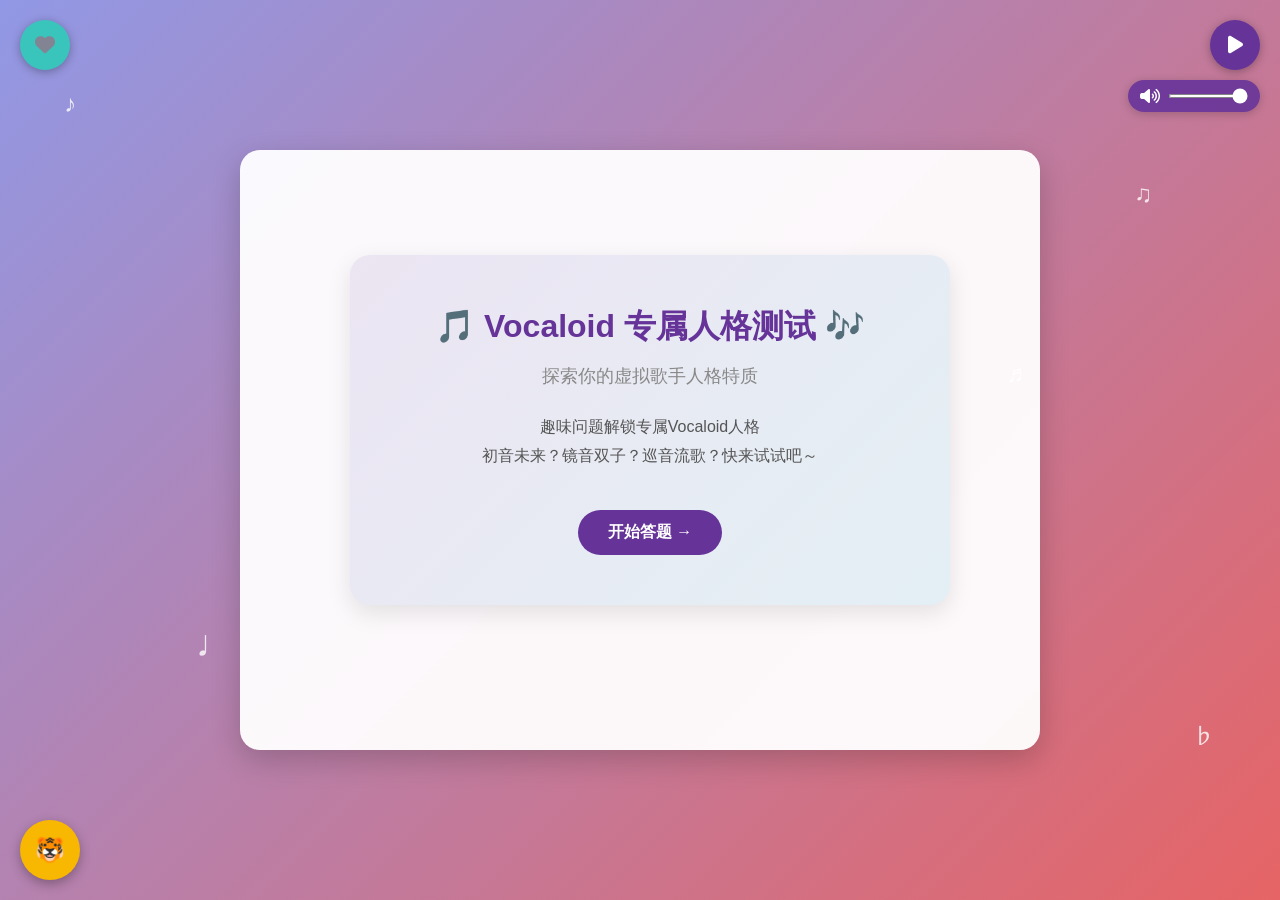
<file: index.html>
<!DOCTYPE html>

<html lang="zh-CN">

<head>
    <meta charset="UTF-8">
    <meta name="viewport" content="width=device-width, initial-scale=1.0">
    <title>🎵 Vocaloid 专属人格测试 🎶</title>
    <link rel="stylesheet" href="./demo3.css">
    <script src="./java3.js"></script>
</head>    

<body>
    <!-- 漂浮装饰 -->
    <div class="music-note">♪</div>
    <div class="music-note">♫</div>
    <div class="music-note">♩</div>
    <div class="music-note">♬</div>
    <div class="music-note">♭</div>

    <div class="container">
        <!-- 1. 开始界面 -->
        <div id="startScreen" class="start-screen active">
            <div class="start-bg">
                <div class="start-title">🎵 Vocaloid 专属人格测试 🎶</div>
                <div class="start-subtitle">探索你的虚拟歌手人格特质</div>
                <div class="start-desc">
                    趣味问题解锁专属Vocaloid人格<br>
                    初音未来？镜音双子？巡音流歌？快来试试吧～
                </div>
                <button id="startBtn" class="btn start-btn">开始答题 →</button>
            </div>
        </div>

        <!-- 2. 测试内容区（题库渲染容器） -->
        <div id="testContent" class="test-content">
            <div class="title-section">
                <h1 class="main-title">🎵 Vocaloid 专属人格测试 🎶</h1>
                <p class="subtitle">测一测你最像哪位Vocaloid虚拟歌手?</p>
                <div class="character-icons">
                    <div class="char-icon miku">ミ</div>
                    <div class="char-icon rin">鈴</div>
                    <div class="char-icon len">連</div>
                    <div class="char-icon luka">ル</div>
                    <div class="char-icon kaito">カ</div>
                    <div class="char-icon meiko">メ</div>
                </div>
            </div>

            <!-- 题库渲染容器（JS动态生成题目） -->
            <div id="questionContainer" class="question-container-wrapper"></div>

            <!-- 按钮区域 -->
            <div class="btn-container">
                <button id="prevBtn" class="btn" disabled>上一题</button>
                <button id="nextBtn" class="btn">下一题</button>
                <button id="submitBtn" class="btn" style="display: none;">查看结果</button>
            </div>

            <!-- 结果区域 -->
            <div class="result-container" id="result">
                <div class="result-avatar" id="resultAvatar"></div>
                <h2 class="result-title" id="resultName"></h2>
                <p class="result-desc" id="resultDesc"></p>
                <p class="result-tip">✨ 这是专属你的Vocaloid人格,分享给同好看看吧～</p>
                <button class="btn" onclick="restartTest()">重新测试</button>
            </div>
        </div>
    </div>

   <!-- 引入字体图标（用于播放/暂停/爱心图标，无需下载，直接用） -->
<link rel="stylesheet" href="https://cdn.bootcdn.net/ajax/libs/font-awesome/6.4.0/css/all.min.css">

<!-- 1. 音频容器：测试通用音乐 + 结果专属音乐 -->
<audio id="testBgMusic" loop preload="none">
  <source src="网易云音乐链接-测试通用背景音乐" type="audio/mpeg">
</audio>
<audio id="resultMusic" loop preload="none">
  <source src="" type="audio/mpeg"> <!-- 动态替换为歌姬专属链接 -->
</audio>

<!-- 2. 右上角音乐控制按钮（图标版） -->
<button id="musicControlBtn" style="
  position: fixed; 
  top: 20px; 
  right: 20px; 
  z-index: 9999; 
  width: 50px; 
  height: 50px; 
  border: none; 
  border-radius: 50%; 
  background: #663399; 
  color: white; 
  font-size: 20px; 
  cursor: pointer; 
  box-shadow: 0 2px 10px rgba(0,0,0,0.3);
  transition: all 0.3s ease;
  display: flex;
  align-items: center;
  justify-content: center;
">
  <i class="fas fa-pause" id="musicIcon"></i> <!-- 默认暂停图标（表示正在播放） -->
</button>

<!-- 3. 爱心按钮容器（用于生成随机爱心） -->
<div id="heartContainer" style="
  position: fixed; 
  top: 0; 
  left: 0; 
  width: 100vw; 
  height: 100vh; 
  pointer-events: none; 
  z-index: 9998;
"></div>

<!-- 4. 左上角爱心彩蛋按钮 -->
<button id="heartBtn" style="
  position: fixed; 
  top: 20px; 
  left: 20px; 
  z-index: 9999; 
  width: 50px; 
  height: 50px; 
  border: none; 
  border-radius: 50%; 
  background: #39C5BB; 
  color: rgba(196, 75, 112, 0.527); 
  font-size: 20px; 
  cursor: pointer; 
  box-shadow: 0 2px 10px rgba(0,0,0,0.3);
  transition: all 0.3s ease;
  display: flex;
  align-items: center;
  justify-content: center;
">
  <i class="fas fa-heart"></i>
</button>

<!-- 新增：音量调节容器（在音乐按钮下方50px） -->
<div id="volumeControl" style="
  position: fixed; 
  top: 80px; /* 20px(按钮top) + 50px(按钮高) + 10px(间距) = 80px，即下方50px */
  right: 20px; 
  z-index: 9999; 
  display: flex;
  align-items: center;
  gap: 8px;
  background: rgba(102, 51, 153, 0.9);
  padding: 8px 12px;
  border-radius: 20px;
  box-shadow: 0 2px 10px rgba(0,0,0,0.2);
">
  <i class="fas fa-volume-up" id="volumeIcon" style="color: white; font-size: 16px;"></i>
  <input type="range" id="volumeSlider" min="0" max="1" step="0.05" value="1" style="
    width: 80px;
    height: 4px;
    accent-color: white;
    cursor: pointer;
    background: rgba(255,255,255,0.3);
    border-radius: 2px;
    outline: none;
  ">
</div>

<!-- 老虎头像按钮 -->
<button id="tigerBtn" style="
  position: fixed;
  bottom: 20px;
  left: 20px;
  z-index: 9999;
  width: 60px;
  height: 60px;
  border: none;
  border-radius: 50%;
  background: #f8b700;
  color: white;
  font-size: 24px;
  display: flex;
  align-items: center;
  justify-content: center;
  cursor: pointer;
  box-shadow: 0 4px 12px rgba(0,0,0,0.3);
  transition: all 0.2s ease;
">
  🐯
</button>

<!-- 弹窗容器 -->
<div id="tigerModal" style="
  position: fixed;
  top: 50%;
  left: 50%;
  transform: translate(-50%, -50%);
  z-index: 10000;
  background: white;
  padding: 20px 30px;
  border-radius: 10px;
  box-shadow: 0 6px 20px rgba(0,0,0,0.4);
  display: none;
  font-size: 18px;
  font-weight: bold;
  text-align: center;
">
  <div id="modalContent"></div>
  <button id="closeModalBtn" style="
    margin-top: 15px;
    padding: 8px 16px;
    border: none;
    border-radius: 5px;
    background: #663399;
    color: white;
    cursor: pointer;
    font-size: 14px;
  ">关闭</button>
</div>

<!-- 老虎铺满屏幕的容器 -->
<div id="tigerCoverContainer" style="
  position: fixed;
  top: 0;
  left: 0;
  width: 100vw;
  height: 100vh;
  z-index: 9998;
  pointer-events: none;
  display: none;
"></div>

</body>
</html>
</file>
<file: demo3.css>
/* 全局重置 */
* {
    margin: 0;
    padding: 0;
    box-sizing: border-box;
    font-family: "Microsoft YaHei", sans-serif;
}

/* 页面基础样式 - 核心修复：禁用全局滚动，避免下拉 */
html, body {
    height: 100%;
    overflow: hidden; /* 彻底禁止页面滚动 */
}
body {
    background: linear-gradient(135deg, #9198e5, #e66465);
    min-height: 100vh;
    /* 移除原有padding，避免居中偏移 */
    position: relative;
    overflow-x: hidden;
    /* 配合居中：flex布局 */
    display: flex;
    align-items: center;
    justify-content: center;
}

/* 漂浮装饰动画 */
.music-note {
    position: absolute;
    color: rgba(255, 255, 255, 0.8);
    font-size: 24px;
    animation: float 8s infinite ease-in-out;
    z-index: 0;
}
.music-note:nth-child(1) { top: 10%; left: 5%; animation-delay: 0s; }
.music-note:nth-child(2) { top: 20%; right: 10%; animation-delay: 1s; }
.music-note:nth-child(3) { top: 70%; left: 15%; animation-delay: 2s; }
.music-note:nth-child(4) { top: 40%; right: 20%; animation-delay: 3s; }
.music-note:nth-child(5) { top: 80%; right: 5%; animation-delay: 4s; }

@keyframes float {
    0% { transform: translateY(0) rotate(0deg); }
    50% { transform: translateY(-20px) rotate(180deg); }
    100% { transform: translateY(0) rotate(360deg); }
}

@keyframes roll {
    0% { transform: translateX(0) rotate(0deg); }
    100% { transform: translateX(150vw) rotate(360deg); }
}

/* 主容器 - 居中+内部滚动（兼容长内容） */
.container {
    max-width: 800px;
    background: rgba(255, 255, 255, 0.95);
    border-radius: 20px;
    padding: 30px;
    box-shadow: 0 10px 30px rgba(0, 0, 0, 0.2);
    position: relative;
    z-index: 1;
    min-height: 600px;
    width: 90%;
    margin: 20px 0;
    /* 新增：容器内允许滚动（适配长题目/小屏幕） */
    max-height: 100vh;
    overflow-y: auto;
    padding-right: 10px; /* 避免滚动条遮挡内容 */
}

/* 开始界面样式 */
.start-screen {
    display: none;
    text-align: center;
    padding: 40px 20px;
    min-height: 500px;
    align-items: center;
    justify-content: center;
}
.start-screen.active {
    display: flex;
}
.test-content {
    display: none;
    opacity: 0;
    transition: opacity 0.5s ease;
}
.test-content.active {
    display: block;
    opacity: 1;
}

.start-bg {
    background: linear-gradient(135deg, rgba(102, 51, 153, 0.1), rgba(0, 168, 204, 0.1));
    padding: 50px 30px;
    border-radius: 20px;
    width: 100%;
    max-width: 600px;
    box-shadow: 0 8px 24px rgba(0, 0, 0, 0.1);
}
.start-title {
    font-size: 32px;
    color: #663399;
    margin-bottom: 15px;
    font-weight: bold;
}
.start-subtitle {
    font-size: 18px;
    color: #888;
    margin-bottom: 25px;
}
.start-desc {
    font-size: 16px;
    color: #555;
    line-height: 1.8;
    margin-bottom: 40px;
}
.start-btn {
    padding: 15px 40px;
    font-size: 18px;
    background: linear-gradient(90deg, #663399, #00a8cc);
    border: none;
    border-radius: 50px;
    color: white;
    cursor: pointer;
    transition: all 0.3s ease;
}
.start-btn:hover {
    transform: translateY(-3px);
    box-shadow: 0 8px 15px rgba(102, 51, 153, 0.3);
}

/* 标题区域 */
.title-section {
    text-align: center;
    margin-bottom: 30px;
}
.main-title {
    color: #663399;
    font-size: 28px;
    margin-bottom: 10px;
}
.subtitle {
    color: #888;
    font-size: 16px;
    margin-bottom: 20px;
}

/* 角色图标 */
.character-icons {
    display: flex;
    justify-content: center;
    gap: 15px;
    flex-wrap: wrap;
}
.char-icon {
    width: 50px;
    height: 50px;
    border-radius: 50%;
    display: flex;
    align-items: center;
    justify-content: center;
    color: white;
    font-size: 20px;
    font-weight: bold;
    cursor: pointer;
    transition: transform 0.3s;
}
.char-icon:hover {
    transform: scale(1.1);
}
.miku { background: #39C5BB; }
.rin { background: #FFA500; }
.len { background: #FFE211; }
.luka { background: #FFC0CB; }
.kaito { background: #0000FF; }
.meiko { background: #D80000; }

/* 题目容器（适配动态生成） */
.question-container-wrapper {
    margin-bottom: 30px;
}
.question-container {
    display: none;
}
.question-container.active {
    display: block;
}
.question-title {
    font-size: 20px;
    color: #333;
    margin-bottom: 20px;
    font-weight: bold;
}

/* 选项列表 */
.option-list {
    display: grid;
    grid-template-columns: repeat(auto-fit, minmax(250px, 1fr));
    gap: 15px;
}
.option {
    padding: 15px;
    border-radius: 10px;
    background: #f5f5f5;
    cursor: pointer;
    transition: all 0.3s;
    border: 2px solid transparent;
}
.option:hover {
    background: #eee;
}
.option.selected {
    border-color: #663399;
    background: rgba(102, 51, 153, 0.1);
    font-weight: bold;
}

/* 按钮容器 */
.btn-container {
    display: flex;
    justify-content: space-between;
    margin-top: 20px;
}
.btn {
    padding: 12px 30px;
    border: none;
    border-radius: 30px;
    background: #663399;
    color: white;
    font-size: 16px;
    font-weight: bold;
    cursor: pointer;
    transition: background 0.3s;
}
.btn:disabled {
    background: #ccc;
    cursor: not-allowed;
}
.btn:hover:not(:disabled) {
    background: #8a4fbf;
}

/* 结果区域 */
.result-container {
    display: none;
    text-align: center;
    padding: 30px 0;
}
.result-avatar {
    width: 120px;
    height: 120px;
    border-radius: 50%;
    margin: 0 auto 20px;
    display: flex;
    align-items: center;
    justify-content: center;
    color: white;
    font-size: 40px;
    font-weight: bold;
}
.result-title {
    color: #663399;
    font-size: 26px;
    margin-bottom: 15px;
}
.result-desc {
    color: #555;
    font-size: 18px;
    line-height: 1.6;
    margin-bottom: 20px;
    padding: 0 20px;
}
.result-tip {
    color: #888;
    font-size: 14px;
    margin-bottom: 30px;
}

/* 歌姬名字漂浮/掉落动画容器 - 修复溢出+滚动 */
.voice-char-container {
  position: fixed;
  top: 0;
  left: 0;
  width: 100vw;
  height: 100vh;
  pointer-events: none; /* 不影响页面交互 */
  z-index: -1; /* 置于背景层 */
  overflow: hidden; /* 隐藏容器内溢出元素 */
}

/* 歌姬名字元素通用样式 - 修复滚动+性能优化 */
.voice-char {
  position: absolute;
  top:-50px; /* 初始在视口外 */
  color: rgba(255, 255, 255, 0.7);
  font-size: 26px;
  font-weight: 500;
  white-space: nowrap;
  text-shadow: 0 0 5px rgba(0, 0, 0, 0.3);
  animation-timing-function: ease-in-out;
  animation-iteration-count: 1;
  animation-fill-mode: forwards;
  will-change: transform; /* 动画性能优化 */
}

/* 掉落动画（默认） */
.voice-char-fall {
  animation-name: fall;
}

/* 漂浮动画（可切换） */
.voice-char-float {
  animation-name: float;
}

/* 掉落动画关键帧 - 核心修复：落点在视口内，避免下拉 */
@keyframes fall {
  0% {
    transform: translateY(0) translateX(0) rotate(0deg);
    opacity: 0;
  }
  5% {
    opacity: 1;
  }
  95% {
    opacity: 1;
    /* 修复calc语法+落点在视口内（100vh - 50px） */
    transform: translateY(calc(100vh - 50px)) translateX(15px) rotate(8deg);
  }
  100% {
    /* 最终位置仍在视口内，仅透明消失 */
    transform: translateY(calc(100vh - 50px)) translateX(20px) rotate(10deg);
    opacity: 0;
  }
}

/* 漂浮动画关键帧 */
@keyframes float {
  0% {
    transform: translateY(50vh) translateX(0) rotate(0deg);
    opacity: 0.6;
  }
  50% {
    transform: translateY(30vh) translateX(30px) rotate(5deg);
    opacity: 1;
  }
  100% {
    transform: translateY(50vh) translateX(-30px) rotate(-5deg);
    opacity: 0.6;
  }
}

/* 不同歌姬名字的颜色区分 */
.char-miku { color: #39C5BB; } /* 初音未来-蓝绿色 */
.char-rin { color: #FFA500; }  /* 镜音铃-橙黄色 */
.char-len { color: #FFE211; }  /* 镜音连-天蓝色 */
.char-luka { color: #FFC0CB; } /* 巡音流歌-粉色 */
.char-kaito { color: #0000FF; }/* KAITO-宝蓝色 */
.char-meiko { color: #D80000; }/* MEIKO-红色 */
</file>
